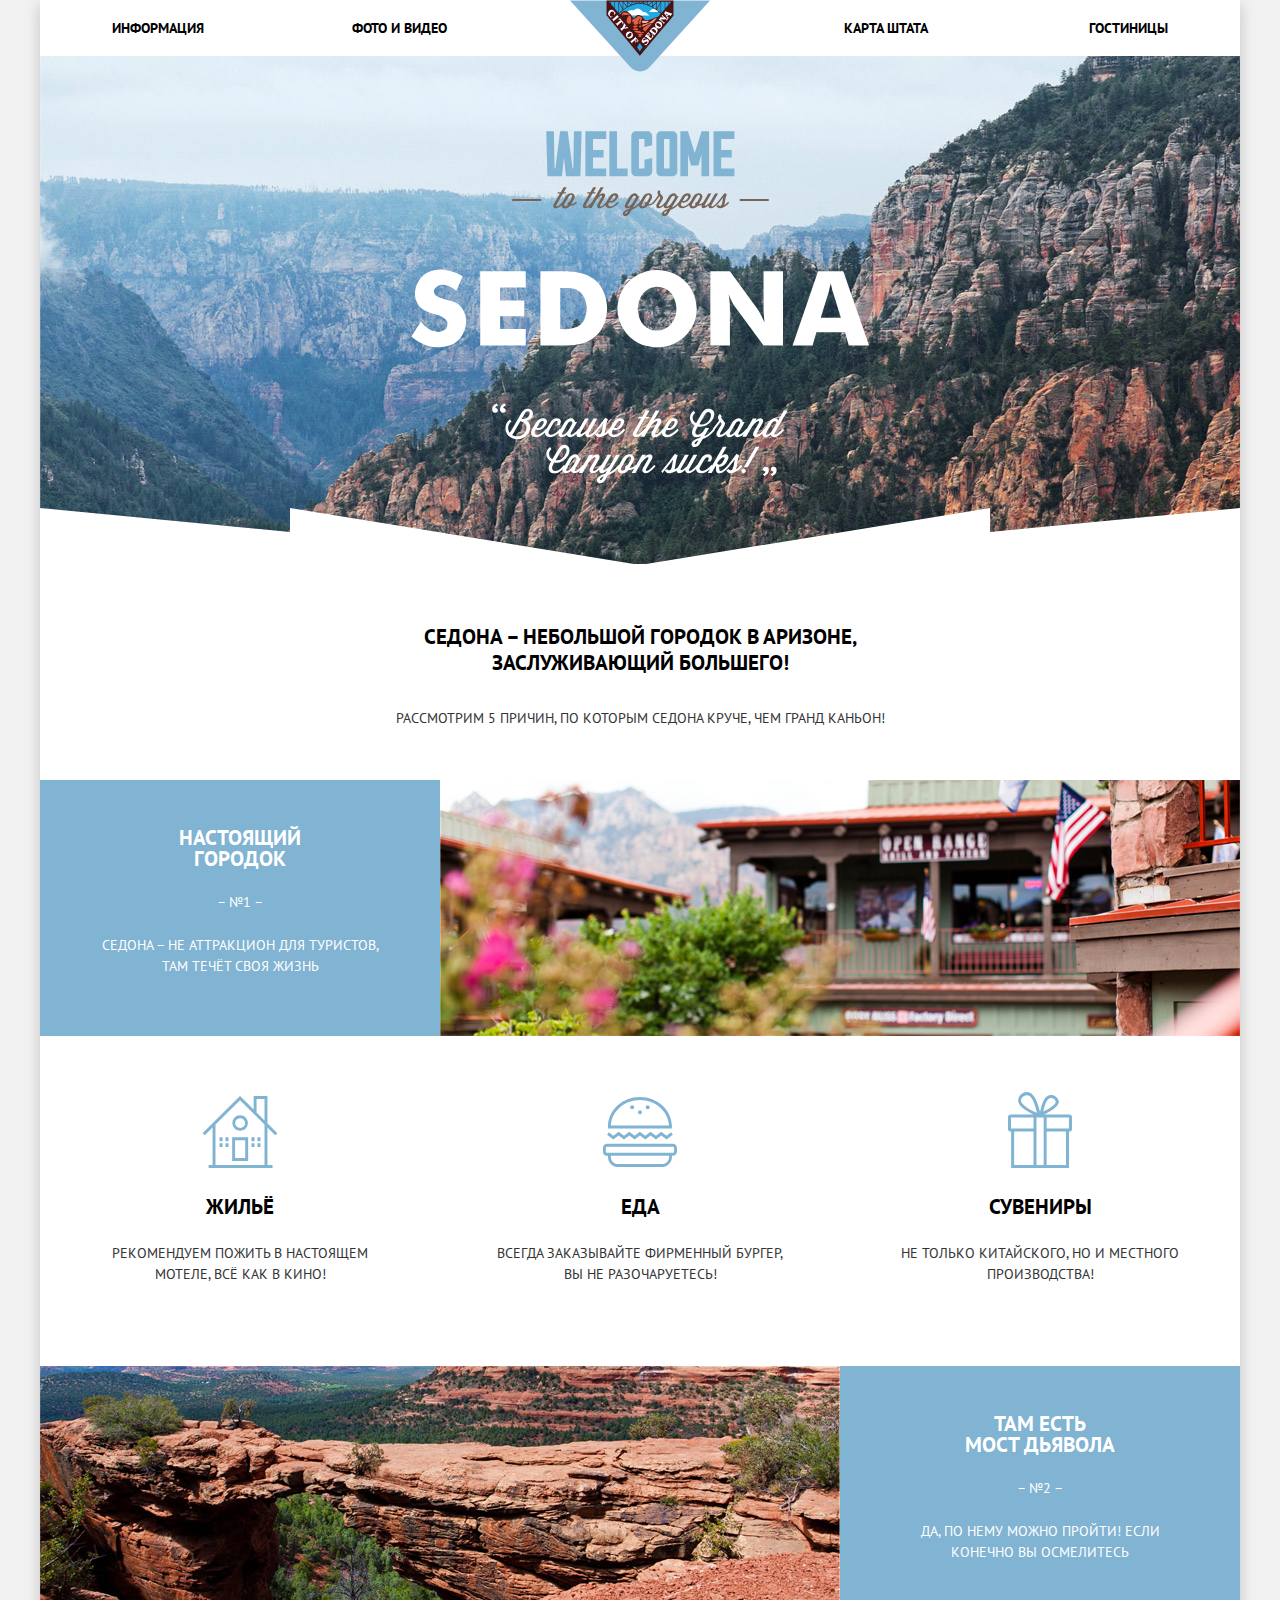
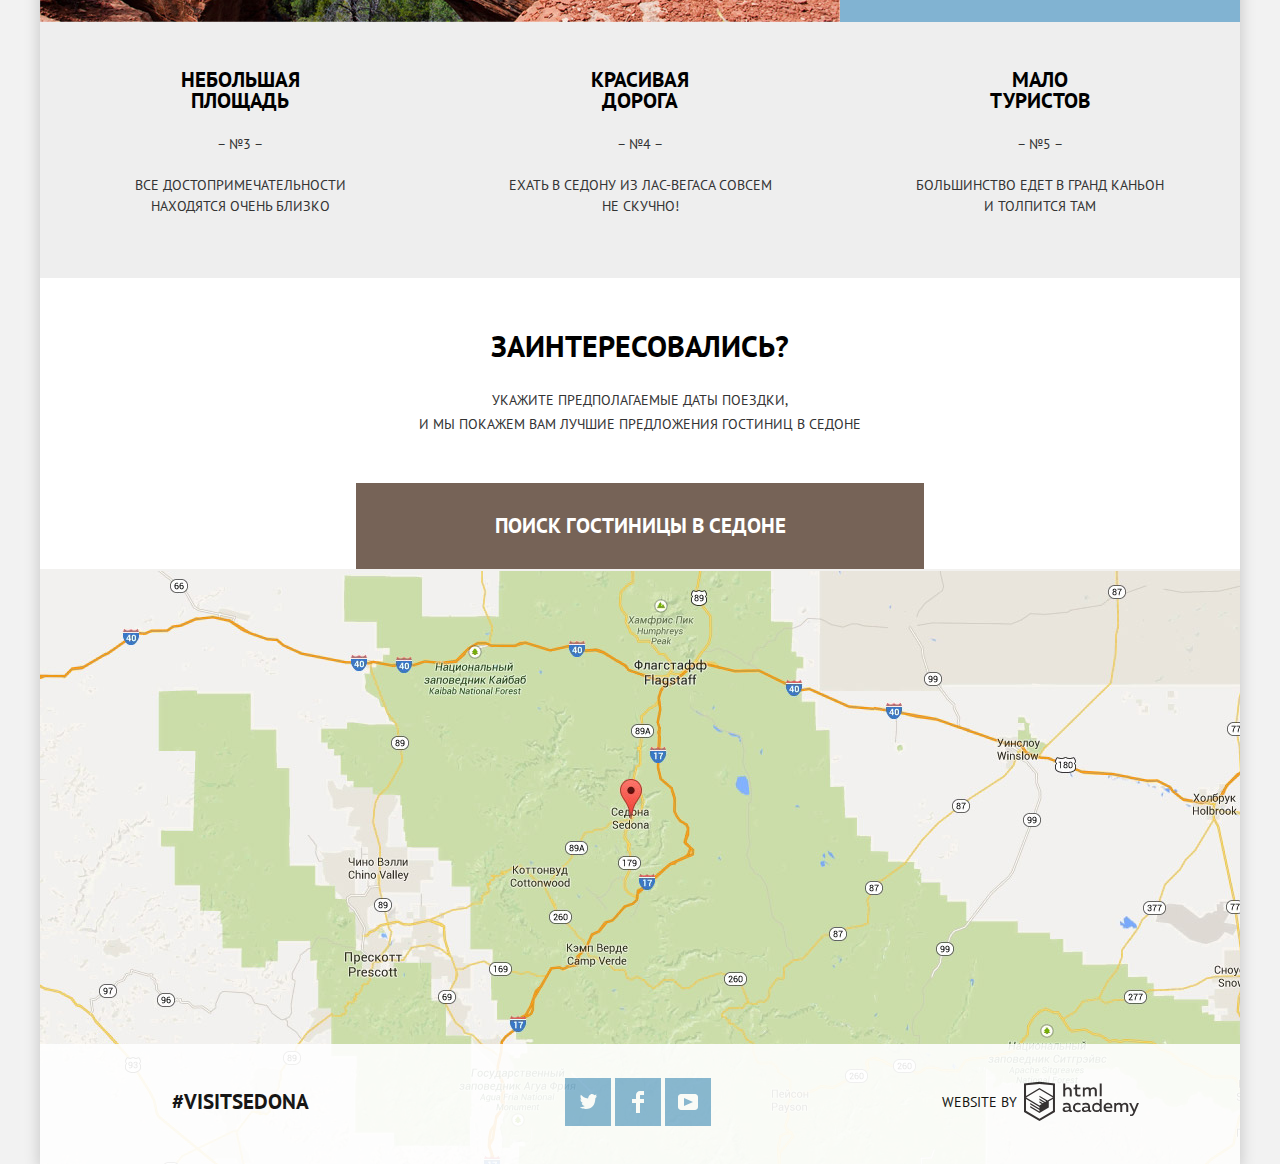
<file: index.html>
<!DOCTYPE html>
<html lang="ru">
  <head>
    <meta charset="utf-8">
    <title>City of Sedona - отдых мечты</title>
    <meta name="description" content="Город Седона - лучшее место для отдыха">
    <meta name="keywords" content="Отдых в городе Седона,  City of Sedons, отдых, туризм, отели, красивые места, каньоны">
    <link href="https://fonts.googleapis.com/css?family=PT+Sans:400,700&display=swap" rel="stylesheet">
    <link rel="stylesheet" href="css/normalize.css">
    <!-- <link rel="stylesheet" href="css/style.css"> -->
    <link rel="stylesheet" href="css/style-min.css">
    <link rel="icon" href="img/favicon-32x32.png">
  </head>
  <body>
    <div class="wrapper">                   <!-- ОБОЛОЧКА САЙТА НАЧАЛО-->
      <header class="menu-header">          <!-- ШАПКА САЙТА НАЧАЛО-->
        <nav class="menu-nav" aria-label="Содержимое меню">
          <a>
            <img src="img/logo.svg" alt="Логотип City of Sedona" width="140" height="72">
          </a>
          <ul class="menu-list">
            <li><a class="menu-click" href="#">Информация</a></li>
            <li><a class="menu-click" href="#">Фото и видео</a></li>
            <li><a class="menu-click" href="#">Карта штата</a></li>
            <li><a class="menu-click" href="hotel.html">Гостиницы</a></li>
          </ul>
        </nav>
      </header>                             <!-- ШАПКА САЙТА КОНЕЦ-->
      <main>                                <!-- ТЕЛО САЙТА НАЧАЛО-->
        <section class="advantage-head">    <!-- ПРЕИМУЩЕСТВО-->
          <h1 class="visually-hidden">Седона &ndash; город для отдыха</h1>    <!-- СКРЫТЬ ЗАГОЛОВОК-->
          <img src="img/index/welcome.svg" alt="Надпись на фото Welcome Седона" width="459" height="353">
          <div class="advantage-head-text">
            <b>Седона &ndash; небольшой городок в Аризоне, заслуживающий большего!</b>
            <p>Рассмотрим 5 причин, по которым Седона круче, чем гранд каньон!</p>
          </div>
        </section>
        <section class="advantages">
          <h2 class="visually-hidden">Преимущества города Седоны</h2>
        	<div class="advantage-wrap">
        		<div class="advantage blue">
        			<b>Настоящий городок</b>
        			<p class="advantage-description-number">&ndash; &#8470;1 &ndash;</p>
        			<p class="advantage-description advantage-description-blue">Седона &ndash; не аттракцион для туристов, там течёт своя жизнь</p>
        		</div>
        		<div class="advantage-pic">
        			<img src="img/index/home-sedona.jpg" alt="Город Седона" width="800" height="256">
        		</div>
        	</div>
        	<div class="advantage-sublist">
        		<div class="advantage-subitem">
        			<b class="icon-home">Жильё</b> <!-- Фон иконки на класс icon-home-->
        			<p>Рекомендуем пожить в настоящем мотеле, всё как в кино!</p>
        		</div>
        		<div class="advantage-subitem">
        			<b class="icon-eat">Еда</b> <!-- Фон иконки на класс icon-eat-->
        			<p>Всегда заказывайте фирменный бургер, вы не разочаруетесь!</p>
        		</div>
        		<div class="advantage-subitem">
        			<b class="icon-surprice">Сувениры</b>  <!-- Фон иконки на класс icon-surprice-->
        			<p>Не только китайского, но и местного производства!</p>
        		</div>
        	</div>
        	<div class="advantage-wrap">
        		<div class="advantage-pic">
        			<img src="img/index/most-devil.jpg" alt="Мост Дьявола" width="800" height="256">
        		</div>
        		<div class="advantage blue">
        			<b>Там есть <br> мост дьявола</b>
        			<p class="advantage-description-number">&ndash; &#8470;2 &ndash;</p>
        			<p class="advantage-description advantage-description-blue">Да, по нему можно пройти! Если конечно вы осмелитесь</p>
        		</div>
        	</div>
        	<div class="advantage-wrap">
        		<div class="advantage gray">
        			<b>Небольшая площадь</b>
        			<p class="advantage-description-number">&ndash; &#8470;3 &ndash;</p>
        			<p class="advantage-description advantage-description-gray-area">Все достопримечательности находятся очень близко</p>
        		</div>
        		<div class="advantage gray">
        			<b>Красивая дорога</b>
        			<p class="advantage-description-number">&ndash; &#8470;4 &ndash;</p>
        			<p class="advantage-description advantage-description-gray-road">Ехать в Седону из Лас-Вегаса совсем не скучно!</p>
        		</div>
        		<div class="advantage gray">
        			<b>Мало туристов</b>
        			<p class="advantage-description-number">&ndash; &#8470;5 &ndash;</p>
        			<p class="advantage-description advantage-description-gray-tourist">Большинство едет в гранд каньон и толпится там</p>
        		</div>
        	</div>
        </section>
        <section class="adventage-booking"> <!-- БЛОК ДЛЯ ПОИСКА ГОСТИНИЦЫ-->
          <h2 class="visually-hidden">Поиск отеля в городе Седона</h2>
          <b>Заинтересовались?</b>
          <p class="adventage-booking-subtext">Укажите предполагаемые даты поездки, <br> и мы покажем вам лучшие предложения гостиниц в седоне</p>
          <a class="search-button-hotel" href="form.html">ПОИСК ГОСТИНИЦЫ В седоне</a>
          <form class="hotel-search form-wrapper" action="https://echo.htmlacademy.ru" method="post">
            <div class="search">
              <p class="data-arrival-wrapper">
                <label class="data-arrival" for="data-arrival">Дата заезда&#58;</label>
                <input type="text" name="data-arrival" id="data-arrival" value="" placeholder="24 апреля 2017">
                <a href="#" class="pic-calendar" aria-label="Календарь даты заезда">
                  <svg xmlns="http://www.w3.org/2000/svg" width="21" height="22" viewBox="0 0 21 22">
                    <path fill="cacaca" d="M19.251 2.025h-2.845V.648c0-.381-.294-.689-.656-.689-.363 0-.656.308-.656.689v1.377h-3.938V.648c0-.381-.294-.689-.655-.689-.363 0-.657.308-.657.689v1.377H5.906V.648c0-.381-.294-.689-.656-.689-.363 0-.657.308-.657.689v1.377H1.75C.784 2.025 0 2.847 0 3.862v16.302C0 21.179.784 22 1.75 22h17.501c.966 0 1.749-.821 1.749-1.836V3.862c0-1.015-.783-1.837-1.749-1.837zm.437 18.139a.448.448 0 0 1-.437.459H1.75a.45.45 0 0 1-.438-.459V3.862a.45.45 0 0 1 .438-.459h2.844v1.378c0 .381.294.689.657.689.362 0 .656-.308.656-.689V3.403h3.938v1.378c0 .381.294.689.657.689.361 0 .655-.308.655-.689V3.403h3.938v1.378c0 .381.293.689.656.689.362 0 .656-.308.656-.689V3.403h2.845c.241 0 .437.206.437.459v16.302z" /><path fill="cacaca" d="M4.594 8.225h2.625v2.066H4.594zM4.594 11.668h2.625v2.067H4.594zM4.594 15.112h2.625v2.066H4.594zM9.188 15.112h2.625v2.066H9.188zM9.188 11.668h2.625v2.067H9.188zM9.188 8.225h2.625v2.066H9.188zM13.781 15.112h2.625v2.066h-2.625zM13.781 11.668h2.625v2.067h-2.625zM13.781 8.225h2.625v2.066h-2.625z" /></svg>
                </a>
              </p>
              <p class="data-departure-wrapper">
                <label class="data-departure" for="data-departure">Дата выезда&#58;</label>
                <input type="text" name="data-departure" id="data-departure" value="" placeholder="4 июля 2017">
                <a href="#" class="pic-calendar" aria-label="Календарь даты выезда">
                  <svg xmlns="http://www.w3.org/2000/svg" width="21" height="22" viewBox="0 0 21 22">
                    <path fill="cacaca" d="M19.251 2.025h-2.845V.648c0-.381-.294-.689-.656-.689-.363 0-.656.308-.656.689v1.377h-3.938V.648c0-.381-.294-.689-.655-.689-.363 0-.657.308-.657.689v1.377H5.906V.648c0-.381-.294-.689-.656-.689-.363 0-.657.308-.657.689v1.377H1.75C.784 2.025 0 2.847 0 3.862v16.302C0 21.179.784 22 1.75 22h17.501c.966 0 1.749-.821 1.749-1.836V3.862c0-1.015-.783-1.837-1.749-1.837zm.437 18.139a.448.448 0 0 1-.437.459H1.75a.45.45 0 0 1-.438-.459V3.862a.45.45 0 0 1 .438-.459h2.844v1.378c0 .381.294.689.657.689.362 0 .656-.308.656-.689V3.403h3.938v1.378c0 .381.294.689.657.689.361 0 .655-.308.655-.689V3.403h3.938v1.378c0 .381.293.689.656.689.362 0 .656-.308.656-.689V3.403h2.845c.241 0 .437.206.437.459v16.302z"/><path fill="cacaca" d="M4.594 8.225h2.625v2.066H4.594zM4.594 11.668h2.625v2.067H4.594zM4.594 15.112h2.625v2.066H4.594zM9.188 15.112h2.625v2.066H9.188zM9.188 11.668h2.625v2.067H9.188zM9.188 8.225h2.625v2.066H9.188zM13.781 15.112h2.625v2.066h-2.625zM13.781 11.668h2.625v2.067h-2.625zM13.781 8.225h2.625v2.066h-2.625z"/></svg>
                </a>
              </p>
              <div class="humans">
                <p class="adults">
                  <label for="adults-number">Взрослые&#58;</label>
                  <button class="minus" type="button" name="button" aria-label="Кнопка уменьшения числа"></button>
                  <input type="text" name="adults-number" id="adults-number" value="2">
                  <button class="plus" type="button" name="button" aria-label="Кнопка увеличения числа"></button>
                </p>
                <p class="children">
                  <label for="children-number">Дети&#58;</label>
                  <button class="minus" type="button" name="button" aria-label="Кнопка уменьшения числа"></button>
                  <input type="text" name="children-number" id="children-number" value="0">
                  <button class="plus" type="button" name="button" aria-label="Кнопка увеличения числа"></button>
                </p>
              </div>
              <button class="search-button" type="submit" name="button-find">Найти</button>
            </div>
          </form>
        </section>
        <section class="map">
          <h2 class="visually-hidden">Как проехать в город Седона</h2>
          <iframe class="map-responsive" src="https://www.google.com/maps/embed?pb=!1m14!1m12!1m3!1d13035.629010817329!2d-111.7632990859573!3d34.870229663760014!2m3!1f0!2f0!3f0!3m2!1i1024!2i768!4f13.1!5e0!3m2!1sru!2sru!4v1557581427866!5m2!1sru!2sru" width="1200" height="587" style="border:0" allowfullscreen>
          </iframe>
        </section>
      </main>
      <footer class="footer footer-opacity">
        <h2 class="visually-hidden">Контактная информация</h2>
        <p class="footer-hashtag">&#35;visitSEDONA</p>
        <ul class="footer-social">
          <li>
            <a class="social-button square" href="https://twitter.com/htmlacademy_ru"><span class="visually-hidden">Твиттер</span>
              <svg xmlns="http://www.w3.org/2000/svg"
                 width="17px" height="15px" viewBox="0 0 17 15" enable-background="new 0 0 17 15" xml:space="preserve">
                <path fill="#FFFFFF" d="M10.95,0.144c1.685-0.496,2.984,0.27,3.577,1.179c0.673-0.231,1.331-0.481,2.011-0.708
                c-0.004,0.861-0.522,1.513-0.857,1.768c0.685,0.17,1.304-0.491,1.304-0.491c-0.169,1-1.006,1.788-1.563,2.024 c-0.231,6.75-3.175,11.217-10.077,11.082c-0.522,0,0.075,0-0.446,0c-0.41,0-4.164-0.46-4.898-1.887
                c2.271,0.196,3.893-0.422,4.693-1.177c-0.96-0.3-2.679-0.477-2.979-2.95C2.064,9.09,2.279,9.212,2.905,9.103
                C1.705,8.247,0.374,7.53,0.448,5.33c0.285,0.328,1.067,0.536,1.34,0.472c-0.703-0.241-1.97-3.36-0.894-4.952
                c1.818,1.854,3.735,3.606,7.152,3.773C8.254,2.33,9.183,0.793,10.95,0.144z"/>
              </svg>
            </a>
          </li>
          <li>
            <a class="social-button square" href="https://www.facebook.com/htmlacademy"><span class="visually-hidden">Фейсбук</span>
              <svg xmlns="http://www.w3.org/2000/svg" xmlns:xlink="http://www.w3.org/1999/xlink" x="0px" y="0px"
                 width="12px" height="22px" viewBox="0 0 12 22" enable-background="new 0 0 12 22" xml:space="preserve">
                <path fill="#FFFFFF" d="M12,4V0H8C5.791,0,4,1.791,4,4v4H0v4h4v10h4V12h4V8H8V4H12z"/>
              </svg>
            </a>
          </li>
          <li>
            <a class="social-button square" href="https://www.youtube.com/user/htmlacademyru"><span class="visually-hidden">Ютуб</span>
              <svg id="Layer_1" xmlns="http://www.w3.org/2000/svg" xmlns:xlink="http://www.w3.org/1999/xlink" x="0px" y="0px"
                 width="20px" height="16px" viewBox="0 0 20 16" enable-background="new 0 0 20 16" xml:space="preserve">
                <path fill="#FFFFFF" d="M17,0H3C1.35,0,0,1.35,0,3v10c0,1.65,1.35,3,3,3h14c1.65,0,3-1.35,3-3V3C20,1.35,18.65,0,17,0z
                 M6.027,11.998V4.002L15.014,8L6.027,11.998z"/>
              </svg>
            </a>
          </li>
        </ul>
        <p class="footer-copyright">
          <a class="button-copyright" href="https://htmlacademy.ru/intensive/htmlcss" aria-label="Профессиональный онлайн‑курс HTML и CSS, уровень 1">Website by<span class="visually-hidden">Логотип HTML Академии</span>
            <svg  xmlns="http://www.w3.org/2000/svg" width="115px" height="41px" viewBox="0 0 108.08 36.85">
              <path d="M44.61,26.88a2,2,0,0,0,.55-0.1v1.33a3.25,3.25,0,0,1-1.18.21,1.67,1.67,0,0,1-1.67-1,4.84,4.84,0,0,1-3.14,1.08c-1.51,0-2.91-.83-2.91-2.55,0-2.13,2-2.79,3.71-2.79a11.08,11.08,0,0,1,2.17.25v-0.3c0-1-.76-1.77-2.19-1.77a7.42,7.42,0,0,0-3,.64v-1.7a10.21,10.21,0,0,1,3.19-.55c2.36,0,3.81,1.12,3.81,3.65v3a0.54,0.54,0,0,0,.49.59h0.17Zm-6.44-1.13A1.35,1.35,0,0,0,39.63,27h0.11a3.39,3.39,0,0,0,2.41-1V24.58a9.72,9.72,0,0,0-1.81-.21c-1,0-2.16.33-2.16,1.38h0Zm12.36-6.11a5,5,0,0,1,2.57.64V22a4.08,4.08,0,0,0-2.3-.7,2.75,2.75,0,1,0,0,5.49,5,5,0,0,0,2.43-.64v1.71a6.27,6.27,0,0,1-2.76.57A4.21,4.21,0,0,1,46,24.51q0-.21,0-0.41a4.32,4.32,0,0,1,4.18-4.46h0.38Zm12.17,7.24a2,2,0,0,0,.55-0.1v1.33a3.25,3.25,0,0,1-1.18.21,1.67,1.67,0,0,1-1.67-1,4.84,4.84,0,0,1-3.14,1.08c-1.51,0-2.91-.83-2.91-2.55,0-2.13,2-2.79,3.71-2.79a11.08,11.08,0,0,1,2.17.25v-0.3c0-1-.76-1.77-2.19-1.77a7.42,7.42,0,0,0-3,.64v-1.7a10.21,10.21,0,0,1,3.19-.55c2.36,0,3.81,1.12,3.81,3.65v3a0.54,0.54,0,0,0,.49.59h0.17Zm-6.44-1.13A1.35,1.35,0,0,0,57.73,27h0.11a3.39,3.39,0,0,0,2.41-1V24.58a9.72,9.72,0,0,0-1.81-.21c-1.06,0-2.16.33-2.16,1.38h0ZM73,16V28.2H71.35V26.88a3.88,3.88,0,0,1-3.19,1.54,4.4,4.4,0,0,1,0-8.78,3.81,3.81,0,0,1,3,1.3V16H73Zm-4.53,5.22a2.76,2.76,0,1,0,0,5.52A2.86,2.86,0,0,0,71.15,25V23A2.91,2.91,0,0,0,68.49,21.27ZM79,19.64c3.31,0,4.46,2.68,3.92,5.09H76.7c0.21,1.5,1.67,2.11,3.19,2.11a6.11,6.11,0,0,0,2.64-.59v1.6a7.14,7.14,0,0,1-3,.57C77,28.42,74.78,27,74.78,24a4.18,4.18,0,0,1,4-4.39H79Zm0.09,1.54a2.28,2.28,0,0,0-2.44,2.1v0.06H81.3A2,2,0,0,0,79.13,21.18Zm5.73,7V19.87h1.65v1a3.81,3.81,0,0,1,2.78-1.27A2.86,2.86,0,0,1,91.89,21a4.12,4.12,0,0,1,2.91-1.33A3.06,3.06,0,0,1,98,23V28.2h-1.9V23.05a1.59,1.59,0,0,0-1.42-1.75H94.42a2.8,2.8,0,0,0-2.07,1.12V28.2h-1.9V23.05A1.59,1.59,0,0,0,89,21.31H88.8a3,3,0,0,0-2.21,1.29v5.63H84.86Zm21.31-8.33h1.9l-3.91,9.46c-0.9,2.17-2.09,2.86-3.35,2.86a4.76,4.76,0,0,1-1.1-.14V30.46a2.86,2.86,0,0,0,.85.12c0.9,0,1.58-.64,2.07-1.9l0.17-.42-4-8.4h2l2.86,6.29ZM38.73,1.46V6.22a3.81,3.81,0,0,1,2.7-1.14,3.25,3.25,0,0,1,3.44,3.4v5.15H43V8.72a1.81,1.81,0,0,0-1.61-2h-0.3a2.93,2.93,0,0,0-2.32,1.39v5.52h-1.9V1.46h1.9ZM49.94,2.31v3h3V6.91h-3v3.81c0,1.1.5,1.46,1.58,1.46a4.49,4.49,0,0,0,1.69-.33v1.6A6.8,6.8,0,0,1,51,13.8a2.55,2.55,0,0,1-2.86-2.74V6.89H46.58V5.26h1.5V2.74Zm5.4,11.31V5.28H57v1A3.81,3.81,0,0,1,59.77,5a2.86,2.86,0,0,1,2.6,1.33A4.12,4.12,0,0,1,65.28,5,3.06,3.06,0,0,1,68.44,8.4v5.21h-1.9V8.46a1.59,1.59,0,0,0-1.42-1.75H64.89a2.8,2.8,0,0,0-2.07,1.12v5.78h-1.9V8.46A1.59,1.59,0,0,0,59.5,6.71H59.27A3,3,0,0,0,57.06,8v5.63H55.34ZM71.17,1.45H73V13.6H71.17V1.45ZM14.71,0H14.55L0,1.54V28.21l14.55,8.66,14.55-8.66V1.54Zm12.5,27.1L14.55,34.64,1.9,27.12V16.18l12.59,7.5V25L5.86,19.9v1.31l8.68,5.21v1.39L5.87,22.65V24l8.68,5.21,8.75-5.24V18.31L27.2,16V27.12Zm0-12.53-3.48,2-1.6,1L14.51,13v1.31L21,18.23H21l-0.14.09-1,.54-5.37-3.2V17l4.24,2.52-1,.67-3.2-1.9v1.31l2.1,1.24L14.5,22.1,2,14.65,14.51,7.11Zm0-1.32L14.49,5.76,1.91,13.25v-10L14.56,1.92,27.21,3.25v10h0Z" transform="translate(0 -0.02)" fill="#231f20"/>
            </svg>
          </a>
        </p>
      </footer>
    </div>
    <!-- <script src="js/main-form.js"></script> -->
    <script type="text/javascript" src="js/main-form-min.js"></script>
  </body>
</html>
</file>
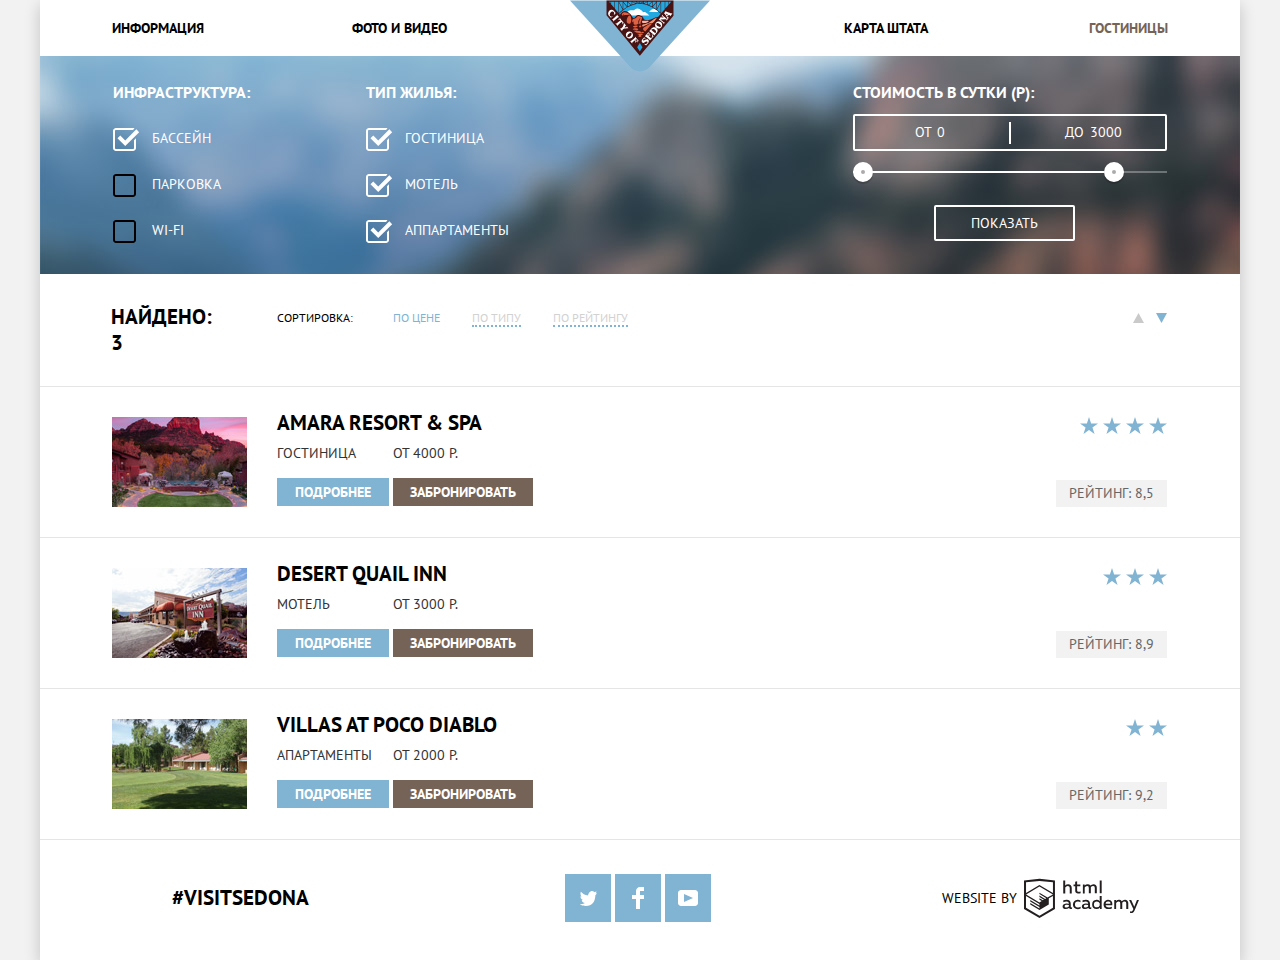
<file: hotel.html>
<!DOCTYPE html>
<html lang="ru">
  <head>
    <meta charset="utf-8">
    <title>City of Sedona - отдых мечты</title>
    <meta name="description" content="Город Седона - лучшее место для отдыха">
    <meta name="keywords" content="Отдых в городе Седона, City of Sedons, отдых, туризм, отели, красивые места, каньоны">
    <link rel="stylesheet" href="css/normalize.css">
    <!-- <link rel="stylesheet" href="css/style.css"> -->
    <link rel="stylesheet" href="css/style-min.css">
    <link rel="icon" href="img/favicon-32x32.png">
    <link href="https://fonts.googleapis.com/css?family=PT+Sans:400,700" rel="stylesheet">
  </head>
  <body>
    <div class="wrapper">                    <!-- ОБОЛОЧКА САЙТА НАЧАЛО-->
      <header class="menu-header">           <!-- ШАПКА САЙТА НАЧАЛО-->
        <nav class="menu-nav">
          <a href="index.html">
            <img src="img/logo.svg" alt="Логотип City of Sedona" width="140" height="72">
          </a>
          <ul class="menu-list">
            <li><a class="menu-click" href="#">Информация</a></li>
            <li><a class="menu-click" href="#">Фото и видео</a></li>
            <li><a class="menu-click" href="#">Карта штата</a></li>
            <li class="menu-current"><a class="menu-click" href="hotel.html">Гостиницы</a></li>
          </ul>
        </nav>
      </header>                              <!-- ШАПКА САЙТА КОНЕЦ-->
      <main>                                 <!-- ТЕЛО САЙТА НАЧАЛО-->
        <h1 class="visually-hidden">Поиск гостиниц в городе Седона</h1>
        <section class="filter">             <!-- ФИЛЬТР НАЧАЛО-->
          <h2 class="visually-hidden">Фильтр по параметрам</h2>
          <form class="filter-list" action="https://echo.htmlacademy.ru" method="post">
            <fieldset class="infrastructure">
              <legend class="filter-text form-list">Инфраструктура&#58;</legend>
              <ul class="filter-text-list">
                <li>
                  <input class="filter-input-checkbox visually-hidden" type="checkbox" name="infrastructure-bassein" id="infrastructure-bassein" checked>
                  <label for="infrastructure-bassein">Бассейн</label>
                </li>
                <li>
                  <input class="filter-input-checkbox visually-hidden" type="checkbox" name="infrastructure-parking" id="infrastructure-parking">
                  <label for="infrastructure-parking">Парковка</label>
                </li>
                <li>
                  <input class="filter-input-checkbox visually-hidden" type="checkbox" name="infrastructure-wifi" id="infrastructure-wifi">
                  <label for="infrastructure-wifi">Wi-Fi</label>
                </li>
              </ul>
            </fieldset>
            <fieldset class="housing">
              <legend class="filter-text form-list">Тип жилья&#58;</legend>
              <ul class="filter-text-list">
                <li>
                  <input class="filter-input-checkbox visually-hidden" type="checkbox" name="type-housing-hotel" id="type-housing-hotel" checked>
                  <label for="type-housing-hotel">Гостиница</label>
                </li>
                <li>
                  <input class="filter-input-checkbox visually-hidden" type="checkbox" name="type-housing-motel" id="type-housing-motel" checked>
                  <label for="type-housing-motel">Мотель</label>
                </li>
                <li>
                  <input class="filter-input-checkbox visually-hidden" type="checkbox" name="type-housing-apartment" id="type-housing-apartment" checked>
                  <label for="type-housing-apartment">Аппартаменты</label>
                </li>
              </ul>
            </fieldset>
            <fieldset class="price-day">
              <legend class="filter-text filter-price">Стоимость в сутки (Р)&#58;</legend>
                <div class="price-controls">
                  <label class="min-price">от <input type="text" name="min-price" value="0"></label>
                  <label class="max-price">до <input type="text" name="max-price" value="3000"></label>
                </div>
                <div class="range-controls">
                  <div class="scale">
                    <div class="bar"></div>
                  </div>
                  <div class="range-toggle range-toggle-min"></div>
                  <div class="range-toggle range-toggle-max"></div>
                </div>
                <button class="btn-transparent" type="submit" name="button-show">Показать</button>
            </fieldset>
          </form>
        </section>                           <!-- ФИЛЬТР КОНЕЦ-->
        <section class="sort">               <!-- СОРТИРОВКА САЙТА НАЧАЛО-->
          <h2 class="visually-hidden">Сортирование по параметрам</h2>
          <h3>Найдено: 3</h3>
          <p>Сортировка:</p>
          <ul class="price">
            <li><a class="price-search" href="#">По цене</a></li>
            <li><a class="type-search" href="#">По типу</a></li>
            <li><a class="rating-search" href="#">По рейтингу</a></li>
          </ul>
          <ul class="sort-control">
            <li>
              <a href="#" class="up" aria-label="Сортировка параметров по возрастанию">
                <svg xmlns="http://www.w3.org/2000/svg" width="11" height="10" viewBox="0 0 11 10"><path fill="#cacaca" d="M5.5 0L0 10h11z"/></svg>
              </a>
            </li>
            <li>
              <a href="#" class="down" aria-label="Сортировка параметров по убыванию">
                <svg xmlns="http://www.w3.org/2000/svg" width="11" height="10" viewBox="0 0 11 10"><path fill="#81b3d2" d="M5.5 10L0 0h11"/></svg>
              </a>
            </li>
          </ul>
        </section>                           <!-- СОРТИРОВКА САЙТА КОНЕЦ-->
        <section class="content">            <!-- ВЫВОД САЙТА НАЧАЛО -->
          <h2 class="visually-hidden">Список результатов</h2>
          <article class="catalog-item">
            <div class="content-pic">
              <img class="pic" src="img/hotels/hotel.jpg" alt="Фото гостиницы Amara Resort & Spa" width="135" height="90">
            </div>
            <div class="content-text-wrap">
              <h3 class="content-text-click"><a href="#">Amara Resort &#38; Spa</a></h3>
              <div class="content-text">
                <div class="content-text-hotel">
                  <p>Гостиница</p>
                  <a href="#">Подробнее</a>
                </div>
                <div class="content-text-price">
                  <p>От 4000 Р.</p>
                  <a href="#">Забронировать</a>
                </div>
              </div>
            </div>
            <div class="status">
              <div class="stars">
                <div class="stars-pic"></div>
                <div class="stars-pic"></div>
                <div class="stars-pic"></div>
                <div class="stars-pic"></div>
              </div>
              <span class="visually-hidden">4 звезды</span>
              <p class="rating">Рейтинг: 8&#44;5</p>
            </div>
          </article>
          <article class="catalog-item">
            <div class="content-pic">
              <img class="pic" src="img/hotels/motel.jpg" alt="Фото мотеля Desert Quail Inn" width="135" height="90">
            </div>
            <div class="content-text-wrap">
              <h3 class="content-text-click"><a href="#">Desert Quail Inn</a></h3>
              <div class="content-text">
                <div class="content-text-hotel">
                  <p>Мотель</p>
                  <a href="#">Подробнее</a>
                </div>
                <div class="content-text-price">
                  <p>От 3000 Р.</p>
                  <a href="#">Забронировать</a>
                </div>
              </div>
            </div>
            <div class="status">
              <div class="stars">
                <div class="stars-pic"></div>
                <div class="stars-pic"></div>
                <div class="stars-pic"></div>
              </div>
              <span class="visually-hidden">3 звезды</span>
              <p class="rating">Рейтинг: 8&#44;9</p>
            </div>
          </article>
          <article class="catalog-item">
              <div class="content-pic">
                <img class="pic" src="img/hotels/apartment.jpg" alt="Фото аппартаментов Villas at Poco Diablo" width="135" height="90">
              </div>
              <div class="content-text-wrap">
                <h3 class="content-text-click"><a href="#">Villas at Poco Diablo</a></h3>
                <div class="content-text">
                  <div class="content-text-hotel">
                    <p>Апартаменты</p>
                    <a href="#">Подробнее</a>
                  </div>
                  <div class="content-text-price">
                    <p>От 2000 Р.</p>
                    <a href="#">Забронировать</a>
                  </div>
                </div>
              </div>
              <div class="status">
                <div class="stars">
                  <div class="stars-pic"></div>
                  <div class="stars-pic"></div>
                </div>
                <span class="visually-hidden">2 звезды</span>
                <p class="rating">Рейтинг: 9&#44;2</p>
              </div>
            </article>
        </section>                         <!-- ВЫВОД САЙТА КОНЕЦ-->
      </main>                                <!-- ТЕЛО САЙТА КОНЕЦ-->
      <footer class="footer">               <!-- ПОДВАЛ САЙТА НАЧАЛО-->
        <h2 class="visually-hidden">Контактная информация</h2>
        <p class="footer-hashtag">&#35;visitSEDONA</p>
        <ul class="footer-social">
          <li>
            <a class="social-button square" href="https://twitter.com/htmlacademy_ru"><span class="visually-hidden">Твиттер</span>
              <svg xmlns="http://www.w3.org/2000/svg"
                 width="17px" height="15px" viewBox="0 0 17 15" enable-background="new 0 0 17 15" xml:space="preserve">
                <path fill="#FFFFFF" d="M10.95,0.144c1.685-0.496,2.984,0.27,3.577,1.179c0.673-0.231,1.331-0.481,2.011-0.708
                c-0.004,0.861-0.522,1.513-0.857,1.768c0.685,0.17,1.304-0.491,1.304-0.491c-0.169,1-1.006,1.788-1.563,2.024 c-0.231,6.75-3.175,11.217-10.077,11.082c-0.522,0,0.075,0-0.446,0c-0.41,0-4.164-0.46-4.898-1.887
                c2.271,0.196,3.893-0.422,4.693-1.177c-0.96-0.3-2.679-0.477-2.979-2.95C2.064,9.09,2.279,9.212,2.905,9.103
                C1.705,8.247,0.374,7.53,0.448,5.33c0.285,0.328,1.067,0.536,1.34,0.472c-0.703-0.241-1.97-3.36-0.894-4.952
                c1.818,1.854,3.735,3.606,7.152,3.773C8.254,2.33,9.183,0.793,10.95,0.144z"/>
              </svg>
            </a>
          </li>
          <li>
            <a class="social-button square" href="https://www.facebook.com/htmlacademy"><span class="visually-hidden">Фейсбук</span>
              <svg xmlns="http://www.w3.org/2000/svg" xmlns:xlink="http://www.w3.org/1999/xlink" x="0px" y="0px"
                 width="12px" height="22px" viewBox="0 0 12 22" enable-background="new 0 0 12 22" xml:space="preserve">
                <path fill="#FFFFFF" d="M12,4V0H8C5.791,0,4,1.791,4,4v4H0v4h4v10h4V12h4V8H8V4H12z"/>
              </svg>
            </a>
          </li>
          <li>
            <a class="social-button square" href="https://www.youtube.com/user/htmlacademyru"><span class="visually-hidden">Ютуб</span>
              <svg id="Layer_1" xmlns="http://www.w3.org/2000/svg" xmlns:xlink="http://www.w3.org/1999/xlink" x="0px" y="0px"
                 width="20px" height="16px" viewBox="0 0 20 16" enable-background="new 0 0 20 16" xml:space="preserve">
                <path fill="#FFFFFF" d="M17,0H3C1.35,0,0,1.35,0,3v10c0,1.65,1.35,3,3,3h14c1.65,0,3-1.35,3-3V3C20,1.35,18.65,0,17,0z
                 M6.027,11.998V4.002L15.014,8L6.027,11.998z"/>
              </svg>
            </a>
          </li>
        </ul>
        <p class="footer-copyright">
          <a class="button-copyright" href="https://htmlacademy.ru/intensive/htmlcss" aria-label="Профессиональный онлайн‑курс HTML и CSS, уровень 1">Website by<span class="htmlacademy-logo"></span>
            <svg  xmlns="http://www.w3.org/2000/svg" width="115px" height="41px" viewBox="0 0 108.08 36.85"><title>logo-htmlacademy-small1</title>
              <path d="M44.61,26.88a2,2,0,0,0,.55-0.1v1.33a3.25,3.25,0,0,1-1.18.21,1.67,1.67,0,0,1-1.67-1,4.84,4.84,0,0,1-3.14,1.08c-1.51,0-2.91-.83-2.91-2.55,0-2.13,2-2.79,3.71-2.79a11.08,11.08,0,0,1,2.17.25v-0.3c0-1-.76-1.77-2.19-1.77a7.42,7.42,0,0,0-3,.64v-1.7a10.21,10.21,0,0,1,3.19-.55c2.36,0,3.81,1.12,3.81,3.65v3a0.54,0.54,0,0,0,.49.59h0.17Zm-6.44-1.13A1.35,1.35,0,0,0,39.63,27h0.11a3.39,3.39,0,0,0,2.41-1V24.58a9.72,9.72,0,0,0-1.81-.21c-1,0-2.16.33-2.16,1.38h0Zm12.36-6.11a5,5,0,0,1,2.57.64V22a4.08,4.08,0,0,0-2.3-.7,2.75,2.75,0,1,0,0,5.49,5,5,0,0,0,2.43-.64v1.71a6.27,6.27,0,0,1-2.76.57A4.21,4.21,0,0,1,46,24.51q0-.21,0-0.41a4.32,4.32,0,0,1,4.18-4.46h0.38Zm12.17,7.24a2,2,0,0,0,.55-0.1v1.33a3.25,3.25,0,0,1-1.18.21,1.67,1.67,0,0,1-1.67-1,4.84,4.84,0,0,1-3.14,1.08c-1.51,0-2.91-.83-2.91-2.55,0-2.13,2-2.79,3.71-2.79a11.08,11.08,0,0,1,2.17.25v-0.3c0-1-.76-1.77-2.19-1.77a7.42,7.42,0,0,0-3,.64v-1.7a10.21,10.21,0,0,1,3.19-.55c2.36,0,3.81,1.12,3.81,3.65v3a0.54,0.54,0,0,0,.49.59h0.17Zm-6.44-1.13A1.35,1.35,0,0,0,57.73,27h0.11a3.39,3.39,0,0,0,2.41-1V24.58a9.72,9.72,0,0,0-1.81-.21c-1.06,0-2.16.33-2.16,1.38h0ZM73,16V28.2H71.35V26.88a3.88,3.88,0,0,1-3.19,1.54,4.4,4.4,0,0,1,0-8.78,3.81,3.81,0,0,1,3,1.3V16H73Zm-4.53,5.22a2.76,2.76,0,1,0,0,5.52A2.86,2.86,0,0,0,71.15,25V23A2.91,2.91,0,0,0,68.49,21.27ZM79,19.64c3.31,0,4.46,2.68,3.92,5.09H76.7c0.21,1.5,1.67,2.11,3.19,2.11a6.11,6.11,0,0,0,2.64-.59v1.6a7.14,7.14,0,0,1-3,.57C77,28.42,74.78,27,74.78,24a4.18,4.18,0,0,1,4-4.39H79Zm0.09,1.54a2.28,2.28,0,0,0-2.44,2.1v0.06H81.3A2,2,0,0,0,79.13,21.18Zm5.73,7V19.87h1.65v1a3.81,3.81,0,0,1,2.78-1.27A2.86,2.86,0,0,1,91.89,21a4.12,4.12,0,0,1,2.91-1.33A3.06,3.06,0,0,1,98,23V28.2h-1.9V23.05a1.59,1.59,0,0,0-1.42-1.75H94.42a2.8,2.8,0,0,0-2.07,1.12V28.2h-1.9V23.05A1.59,1.59,0,0,0,89,21.31H88.8a3,3,0,0,0-2.21,1.29v5.63H84.86Zm21.31-8.33h1.9l-3.91,9.46c-0.9,2.17-2.09,2.86-3.35,2.86a4.76,4.76,0,0,1-1.1-.14V30.46a2.86,2.86,0,0,0,.85.12c0.9,0,1.58-.64,2.07-1.9l0.17-.42-4-8.4h2l2.86,6.29ZM38.73,1.46V6.22a3.81,3.81,0,0,1,2.7-1.14,3.25,3.25,0,0,1,3.44,3.4v5.15H43V8.72a1.81,1.81,0,0,0-1.61-2h-0.3a2.93,2.93,0,0,0-2.32,1.39v5.52h-1.9V1.46h1.9ZM49.94,2.31v3h3V6.91h-3v3.81c0,1.1.5,1.46,1.58,1.46a4.49,4.49,0,0,0,1.69-.33v1.6A6.8,6.8,0,0,1,51,13.8a2.55,2.55,0,0,1-2.86-2.74V6.89H46.58V5.26h1.5V2.74Zm5.4,11.31V5.28H57v1A3.81,3.81,0,0,1,59.77,5a2.86,2.86,0,0,1,2.6,1.33A4.12,4.12,0,0,1,65.28,5,3.06,3.06,0,0,1,68.44,8.4v5.21h-1.9V8.46a1.59,1.59,0,0,0-1.42-1.75H64.89a2.8,2.8,0,0,0-2.07,1.12v5.78h-1.9V8.46A1.59,1.59,0,0,0,59.5,6.71H59.27A3,3,0,0,0,57.06,8v5.63H55.34ZM71.17,1.45H73V13.6H71.17V1.45ZM14.71,0H14.55L0,1.54V28.21l14.55,8.66,14.55-8.66V1.54Zm12.5,27.1L14.55,34.64,1.9,27.12V16.18l12.59,7.5V25L5.86,19.9v1.31l8.68,5.21v1.39L5.87,22.65V24l8.68,5.21,8.75-5.24V18.31L27.2,16V27.12Zm0-12.53-3.48,2-1.6,1L14.51,13v1.31L21,18.23H21l-0.14.09-1,.54-5.37-3.2V17l4.24,2.52-1,.67-3.2-1.9v1.31l2.1,1.24L14.5,22.1,2,14.65,14.51,7.11Zm0-1.32L14.49,5.76,1.91,13.25v-10L14.56,1.92,27.21,3.25v10h0Z" transform="translate(0 -0.02)" fill="#231f20"/>
            </svg>
          </a>
        </p>
      </footer>                                              <!-- ПОДВАЛ САЙТА КОНЕЦ-->
    </div>                                   <!-- ОБОЛОЧКА САЙТА КОНЕЦ-->
  </body>
</html>
</file>
<file: css/style.css>
.visually-hidden {
  position: absolute;

  overflow: hidden;
  clip: rect(0 0 0 0);

  width: 1px;
  height: 1px;
  margin: -1px;
  padding: 0;

  border: 0;
}

body {
  position: relative;

  -webkit-box-sizing: border-box;
          box-sizing: border-box;
  margin: 0;
  padding: 0;

  text-transform: uppercase;

  background-color: #f2f2f2;

  font-family: "PT Sans", "Arial", sans-serif;
  font-size: 14px;
  font-weight: 400;
  line-height: 26px;
}

a {
  text-decoration: none;
}

img {
  max-width: 100%;
  height: auto;
}

.wrapper {
  position: relative;

  width: 1200px;
  margin: 0 auto;

  -webkit-box-shadow: 0 5px 15px rgba(0, 1, 1, 0.20);
          box-shadow: 0 5px 15px rgba(0, 1, 1, 0.20); /*0-Ось Х-смещение, 0-Ось У-смещение, 5px- Размытие тени, 15px- Толщина тени, rgba- Цвет тени */
}

/*--------------------------------------------------------------*/

/* Меню Навигации начало */
.menu-header {
  background-color: #ffffff;
}

.menu-nav {
  display: -webkit-box;
  display: -ms-flexbox;
  display: flex;

  width: 1200px;
}

.menu-nav img{
  position: absolute;
  z-index: 1;
  top: 0;
  left: 50%;

  width: 140px;
  min-height: 72px;

  -webkit-transform: translateX(-50%);
      -ms-transform: translateX(-50%);
          transform: translateX(-50%);
}

.menu-list {
  display: -webkit-box;
  display: -ms-flexbox;
  display: flex;
  -ms-flex-wrap: wrap;
      flex-wrap: wrap;

  min-height: 56px;
  margin: 0;
  padding: 0;

  list-style: none;

  text-align: center;
}

.menu-list li{
  -webkit-box-sizing: border-box;
          box-sizing: border-box;
  width: 240px;
  margin-bottom: 15px;
  padding-top: 15px;
}

.menu-click {
  margin: 0;

  color: #000000;

  font-weight: bold;
}

.menu-list li:nth-child(4n+1),
.menu-list li:nth-child(4n+2) {
  padding-left: 72px;

  text-align: left;
}

.menu-list li:nth-child(4n+2){
  margin-right: 240px;
}

.menu-list li:nth-child(4n+3),
.menu-list li:nth-child(4n+4) {
  padding-right: 72px;

  text-align: right;
}

.menu-click:hover,
.menu-click:focus {             /*НАВЕДЕНИЕ на ссылку меняет цвет*/
  color: #81b3d2;
}

.menu-click:active {            /*АКТИВНАЯ ссылка меняет цвет*/
  color: #d2d2d2;
}
.menu-current a {
  color: #766357;
}

/* Меню Навигации конец */

/*--------------------------------------------------------------*/

/* main начало */

.advantage-head {
  position: relative;

  width: auto;
  min-height: 506px;

  background-color: #bcd0db;
  background-image:
    url("../img/index/background-photo.jpg");
  background-repeat: no-repeat;
  background-position: center -56px;
}

.advantage-head::before {
  position: absolute;
  bottom: 213px;

  width: 1200px;
  height: 59px;

  content: "";

  background-image:
    url("../img/index/polygon.svg");
  background-repeat: no-repeat;
}

.advantage-head img {
  display: block;

  margin: 0 auto;
  padding: 75px 0 80px 0;
}

.advantage-head-text {
  display: -webkit-box;
  display: -ms-flexbox;
  display: flex;
      -ms-flex-flow: column nowrap;
          flex-flow: column nowrap;
  -webkit-box-orient: vertical;
  -webkit-box-direction: normal;

  min-height: 216px;
  margin: 0;

  text-align: center;

  background-color: #ffffff;
}

.advantage-head b {
  margin-top: 60px;
  margin-bottom: 29px;
  padding: 0 300px;

  color: #000000;

  font-size: 21px;
  font-weight: bold;
}

.advantage-head p {
  margin: 0;
  margin-bottom: 49px;

  color: #333333;
}

/*--------------------------------------------------------------*/

/* БЛОКИ НАЧАЛО */

/*--------------------------------------------------------------*/

.advantage-wrap {
  display: -webkit-box;
  display: -ms-flexbox;
  display: flex;

  -webkit-box-sizing: content-box;
          box-sizing: content-box;
  min-height: 256px;

  text-align: center;
}

.advantage {
  display: block;

  width: 400px;
  margin: 0;
  padding: 0;
}

.advantage-sublist {
  display: -webkit-box;
  display: -ms-flexbox;
  display: flex;

  min-width: 400px;
  min-height: 330px;
}

.advantage b {
  display: block;

  margin-top: 47px;
  margin-bottom: 23px;
  padding: 0 124px;

  font-size: 21px;
  font-weight: bold;
  line-height: 21px;
}

.advantage-description,
.advantage-description-number{
  margin: 0;

  color: #ffffff;

  line-height: 21px;
}

.blue {
  color: #ffffff;
  background-color: #81b3d2;
}

.advantage-description-blue {
  margin-top: 22px;
  margin-bottom: 59px;
  padding: 0 49px;
}

.advantage-pic img {
  display: block;

  margin: 0 auto;
}

.gray {
  background-color: #eeeeee;
}

.gray p {
  color: #333333;
}

.advantage-description-gray-area,
.advantage-description-gray-road,
.advantage-description-gray-tourist {
  margin-top: 20px;
  margin-bottom: 61px;
}

.advantage-description-gray-area {
  padding: 0 59px;
}

.advantage-description-gray-road {
  padding: 0 61px;
}

.advantage-description-gray-tourist {
  padding: 0 71px;
}

.advantage-subitem {
  width: 400px;

  text-align: center;

  background-color: #ffffff;
}

.advantage-subitem b {
  position: relative;

  display: block;

  margin-bottom: 26px;
  padding: 0 60px;
  padding-top: 160px;

  font-size: 21px;
  font-weight: bold;
  line-height: 21px;
}

.advantage-subitem p {
  display: block;

  margin: 0;
  margin-bottom: 81px;
  padding: 0 57px;

  color: #333333;

  line-height: 21px;
}

.icon-home::before {
  position: absolute;
  top: 60px;
  left: 50%;

  width: 75px;
  height: 72px;
  margin: 0 auto;

  content: "";
  -webkit-transform: translateX(-50%);
      -ms-transform: translateX(-50%);
          transform: translateX(-50%);

  background-image: url("../img/index/icon-home.svg");
  background-repeat: no-repeat;
}

.icon-eat::before {
  position: absolute;
  top: 61px;
  left: 50%;

  width: 74px;
  height: 70px;
  margin: 0 auto;

  content: "";
  -webkit-transform: translateX(-50%);
      -ms-transform: translateX(-50%);
          transform: translateX(-50%);

  background-image: url("../img/index/icon-eat.svg");
  background-repeat: no-repeat;
}

.icon-surprice::before {
  position: absolute;
  top: 56px;
  left: 50%;

  width: 64px;
  height: 76px;
  margin: 0 auto;

  content: "";
  -webkit-transform: translateX(-50%);
      -ms-transform: translateX(-50%);
          transform: translateX(-50%);

  background-image: url("../img/index/icon-surprice.svg");
  background-repeat: no-repeat;
}

/* БЛОКИ КОНЕЦ */

/*--------------------------------------------------------------*/

/* БЛОК ПОИСК ГОСТИНИЦЫ */

.adventage-booking {
  text-align: center;

  background-color: #ffffff;
}

.adventage-booking b {
  display: block;

  margin-bottom: 24px;
  padding-top: 50px;

  color: #000000;

  font-size: 30px;
  font-weight: bold;
  line-height: 36px;
}

.adventage-booking-subtext {
  margin: 0 auto;
  margin-bottom: 47px;

  color: #333333;

  line-height: 24px;
}

.search-button-hotel {
  display: block;
  -webkit-box-align: center;
          align-items: center;
      -ms-flex-align: center;

  width: 568px;
  margin: 0 auto;
  padding-top: 30px;
  padding-bottom: 30px;

  color: #ffffff;
  background-color: #766357;

  font-size: 21px;
  font-weight: bold;
 }

.search-button-hotel:hover,
.search-button-hotel:focus {
  background-color: #604e43;
}

.search-button-hotel:active {
  color: #928a85;
  background-color: #503e33;
}

.hotel-search {
  position: relative;

  margin: 0 auto;
}

.form-wrapper {
  position: absolute;
  left: 316px;

  width: 568px;
  min-height: 395px;

  background-color: #ffffff;
  -webkit-box-shadow:  0 5px 15px rgba(0, 1, 1, 0.20);
          box-shadow:  0 5px 15px rgba(0, 1, 1, 0.20);
}

.search {
  position: relative;

  width: 460px;
  margin: 0;
  padding: 55px 55px;

  text-align: left;

  color: #000000;

  font-weight: bold;
}

.search input{
  position: relative;

  -webkit-box-sizing: border-box;
          box-sizing: border-box;
  width: 346px;
  height: 38px;
  padding: 0;

  border: none;
  background-color: #f2f2f2;
}

.search input:hover {
  background: #ebebeb;
}

.search input:focus {
  background-color: #ffffff;
  -webkit-box-shadow: 0 0 0 2px #ebebeb;
          box-shadow: 0 0 0 2px #ebebeb;
}

.data-arrival-wrapper,
.data-departure-wrapper {
  position: relative;

  display: -webkit-box;
  display: -ms-flexbox;
  display: flex;
  -webkit-box-align: center;
          align-items: center;
      -ms-flex-align: center;
  -webkit-box-pack: justify;
      -ms-flex-pack: justify;
          justify-content: space-between;

  margin: 0;
}

.data-arrival,
.data-departure {
  padding-right: 18px; /*Сдвинуть для IE11*/
}

.data-arrival-wrapper input,
.data-departure-wrapper input {
  padding-right: 40px;
  padding-left: 10px;

  text-transform: uppercase;

  color: #000000;

  font-weight: bold;
}

.search input::-webkit-input-placeholder {
  color: #000000;
}

.search input:-ms-input-placeholder {
  color: #000000;
}

.search input::-ms-input-placeholder {
  color: #000000;
}

.search input::placeholder {
  color: #000000;
}

.data-arrival-wrapper {
  margin-bottom: 29px;
}

.data-departure-wrapper {
  margin-bottom: 30px;
}

.pic-calendar {
  position: absolute;
  top: 8px;
  right: 11px;

  width: 21px;
  height: 22px;

  fill: #cacaca;
}

.pic-calendar:hover,
.pic-calendar:focus {
  fill: #000000;
}

.pic-calendar:active{
  fill: #81b3d2;
}

.humans {
  display: -webkit-box;
  display: -ms-flexbox;
  display: flex;
  -webkit-box-pack: justify;
      -ms-flex-pack: justify;
          justify-content: space-between;

  margin-bottom: 54px;
}

.humans p {
  margin: 0;
  padding: 0;
}

.humans input{
  position: relative;

  width: 38px;
  height: 38px;

  text-align: center;
  text-transform: uppercase;

  color: #000000;
  border: none;
  background-color: #f2f2f2;

  font-weight: bold;
}

.adults,
.children {
  display: -webkit-box;
  display: -ms-flexbox;
  display: flex;
  -webkit-box-align: center;
          align-items: center;
      -ms-flex-align: center;
}

.adults label {
  padding-right: 40px;
}

.children label {
  padding-right: 28px;
}

.minus {
  display: block;

  width: 38px;
  height: 38px;

  cursor: pointer;

  border: none;
  background-color: #f2f2f2;
  background-image: url(../img/index/spritesheet.png);
  background-repeat: no-repeat;
  background-position: -86px 2px;
}

.plus {
  display: block;

  width: 38px;
  min-height: 38px;

  cursor: pointer;

  border: none;
  background-color: #f2f2f2;
  background-image: url(../img/index/spritesheet.png);
  background-repeat: no-repeat;
  background-position: -210px -2px;
}

.minus:hover,
.minus:focus {
  background-image: url(../img/index/spritesheet.png);
  background-position: -44px 2px;
}

.plus:hover,
.plus:focus {
  background-image: url(../img/index/spritesheet.png);
  background-position: -169px -2px;
}

.minus:active {
  background-image: url(../img/index/spritesheet.png);
  background-position: -2px 2px;
}

.plus:active {
  background-image: url(../img/index/spritesheet.png);
  background-position: -128px -2px;
}

.search-button {
  width: 458px;
  min-height: 58px;

  cursor: pointer;
  text-align: center;
  text-transform: uppercase;

  color: #ffffff;
  border: none;
  background-color: #81b3d2;

  font-size: 21px;
  font-weight: bold;
}

.search-button:hover {
  background-color: #669ec0;
}

.search-button:active,
.search-button:focus {
  color: #94b9d2;
  background-color: #5496bd;
}

/* БЛОК ПОИСК ГОСТИНИЦЫ  КОНЕЦ*/

/*--------------------------------------------------------------*/

/* БЛОК MAP НАЧАЛО*/

.map {
  width: auto;
  min-height: 587px;

  background-color: #f2f1ef;
  background-image: url(../img/index/map-pic.jpg);
  background-repeat: no-repeat;
  background-position: center bottom;
}

/* БЛОК FOOTER НАЧАЛО*/

/*--------------------------------------------------------------*/

/* БЛОК FOOTER НАЧАЛО*/

.footer {
  display: -webkit-box;
  display: -ms-flexbox;
  display: flex;
  -webkit-box-align: center;
          align-items: center;
      -ms-flex-align: center;

  -webkit-box-sizing: border-box;
          box-sizing: border-box;
  width: 1200px;
  min-height: 120px;
  padding-top: 31px;
  padding-bottom: 35px;

  background-color: #ffffff;
}

.footer-opacity {
  position: absolute;
  bottom: 0;

  opacity: 0.9;
}

.footer-hashtag {
  width: 400px;
  margin: 0;

  text-align: center;

  color: #000000;

  font-size: 21px;
  font-weight: bold;
}

.footer-social {
  display: -webkit-box;
  display: -ms-flexbox;
  display: flex;
  -ms-flex-wrap: wrap;
      flex-wrap: wrap;
  -webkit-box-pack: center;
      -ms-flex-pack: center;
          justify-content: center;

  width: 400px;
  margin: 0;
  padding: 0;
}

.footer-social li {
  margin-right: 4px;

  list-style: none;
}

.social-button {
  display: -webkit-box;
  display: -ms-flexbox;
  display: flex;
  -webkit-box-align: center;
          align-items: center;
      -ms-flex-align: center;
  -ms-flex-wrap: wrap;
      flex-wrap: wrap;
  -webkit-box-pack: center;
      -ms-flex-pack: center;
          justify-content: center;

  width: 46px;
  height: 48px;

  background-color: #81b3d2;
}

.social-button:hover,
.social-button:focus {
  background-color: #669ec0;
}

.social-button:hover path,
.social-button:focus path  {
  fill: #ffffff;
}

.social-button:active {
  background-color: #5496bd;
}
.social-button:active path {
  fill: #88b6d1;
}

.footer-copyright {
  width: 400px;
  margin: 0;
}

.button-copyright {
  display: -webkit-box;
  display: -ms-flexbox;
  display: flex;
  -webkit-box-align: center;
          align-items: center;
      -ms-flex-align: center;
  -webkit-box-pack: center;
      -ms-flex-pack: center;
          justify-content: center;

  color: #000000;
}

.button-copyright svg {
  margin-left: 7px;
}

.button-copyright:hover path,
.button-copyright:focus path {
  fill: #97c0da;
}

.button-copyright:active path {
  fill: #bdbbbc;
}

/* БЛОК FOOTER КОНЕЦ*/

/*--------------------------------------------------------------*/

/* СТРАНИЦА С ОТЕЛЯМИ НАЧАЛО*/

.filter {
  display: -webkit-box;
  display: -ms-flexbox;
  display: flex;

  min-height: 218px;
  padding: 0 73px;

  background-color: #3a79a1;
  background-image: url(../img/hotels/filter%20background.jpg);
  background-repeat: no-repeat;
  background-position: 0 0;
}

.filter-list {
  display: -webkit-box;
  display: -ms-flexbox;
  display: flex;

  width: 1054px;
  padding-top: 26px;
}

.filter-list fieldset {
  border: 0 none;
}

.infrastructure {
  display: block;

  width: 253px;
  margin: 0;
  padding: 0;
}

.housing {
  display: block;

  width: 220px;
  margin: 0;
  padding: 0;
}

.price-day {
  display: block;

  width: 314px;
  margin: 0;
  margin-left: auto;
  padding: 0;
}

.filter-text {
  color: #ffffff;

  font-size: 16px;
  font-weight: bold;
  line-height: 21px;
}

.filter-price {
  padding-bottom: 11px;
}

.filter-text-list {
  margin: 0;
  padding: 0;

  list-style: none;
}

.form-list {
  margin-bottom: 25px;
}

.filter-text-list li {
  position: relative;

  display: block;

  margin-bottom: 25px;
}

/*-------------------ЧЕКБОКСЫ-----------------------------------*/

.infrastructure label,
.housing label{
  display: -webkit-box;
  display: -ms-flexbox;
  display: flex;
  -webkit-box-orient: vertical;
  -webkit-box-direction: normal;
      -ms-flex-direction: column;
          flex-direction: column;
  -webkit-box-pack: justify;
      -ms-flex-pack: justify;
          justify-content: space-between;

  margin-bottom: 15px;

  cursor: pointer;
}

.filter-input-checkbox + label:before {
  position: absolute;
  left: 0;

  width: 27px;
  height: 23px;

  content: "";
  cursor: pointer;

  background-image: url(../img/hotels/checkbox-off.svg);
  background-repeat: no-repeat;
  background-position: 0 0;
}

.filter-input-checkbox:checked + label:before {
  width: 27px;
  height: 23px;

  background-image: url(../img/hotels/checkbox-on.svg);
}

.filter-input-checkbox:disabled + label:before {
  background-image: url(../img/hotels/checkbox-off-disabled.svg);
}

.filter-input-checkbox:checked:disabled + label:before {
  width: 27px;
  height: 23px;

  background-image: url(../img/hotels/checkbox-on-disabled.svg);
}

.filter-input-checkbox:focus + label:before {
  outline: #bf609f ridge 1px;
  background-image: url(../img/hotels/checkbox-off-focus.svg);
}

.filter-input-checkbox:checked:focus + label:before {
  width: 27px;
  height: 23px;

  outline: #bf609f ridge 1px;
  background-image: url(../img/hotels/checkbox-on-focus.svg);
}

.filter-list label{
  padding-left: 39px;

  color: #ffffff;

  line-height: 21px;
}

/*--------------------------------------------------------------*/

/*-------------------Ползунок-----------------------------------*/
.filter-range {
  width: 330px;

  text-transform: uppercase;

  color: #ffffff;
}

.filter-range-title {
  margin-bottom: 9px;

  font-size: 16px;
  font-weight: 600;
  line-height: 21px;
}

.price-controls {
  position: relative;

  height: 33px;
  margin-bottom: 20px;

  border: 2px solid #ffffff;
  border-radius: 2px;

  font-size: 0;
}

.price-controls::after {
  position: absolute;
  top: 50%;
  left: 50%;

  width: 2px;
  height: 22px;

  content: "";
  -webkit-transform: translate(-50%, -50%);
      -ms-transform: translate(-50%, -50%);
          transform: translate(-50%, -50%);

  background: #ffffff;
}

.price-controls label {
  display: inline-block;

  cursor: pointer;
  vertical-align: top;

  font-size: 14px;
  line-height: 21px;
}

.price-controls .min-price,
.price-controls .max-price {
  width: 90px;
  padding-left: 60px;
}

.price-controls input {
  width: 50px;
  margin: 0;

  color: inherit;
  border: none;
  background: none;

  font: inherit;
}

input[type='text'] {
  padding-top: 6px;
}

input::-webkit-outer-spin-button,
input::-webkit-inner-spin-button {
  -webkit-appearance: none;
}

.range-controls {
  position: relative;

  margin-bottom: 32px;
}

.range-controls .scale {
  height: 2px;

  background: rgba(255, 255, 255, 0.3);
}

.range-controls .bar {
  width: 80%;
  height: 2px;

  background: #ffffff;
}

.range-toggle {
  position: absolute;
  top: -9px;

  width: 4px;
  height: 4px;

  cursor: pointer;

  border: 8px solid #ffffff;
  border-radius: 50%;
  background: #ababab;
  -webkit-box-shadow: 0 2px 1px 0 rgba(0, 1, 1, 0.2);
          box-shadow: 0 2px 1px 0 rgba(0, 1, 1, 0.2);
}

.range-toggle:hover,
.range-toggle:active,
.range-toggle:focus {
  -webkit-transform: scale(1.1);
      -ms-transform: scale(1.1);
          transform: scale(1.1);

  background: #1c4f80;
}

.range-toggle-min {
  left: 0;
}

.range-toggle-max {
  left: 80%;
}

.btn-transparent {
  display: block;

  margin-left: 81px;
  padding: 6px 35px;

  cursor: pointer;
  text-transform: uppercase;

  color: #ffffff;
  border: 2px solid #ffffff;
  border-radius: 2px;
  background: transparent;

  font-size: 14px;
  line-height: 20px;
}

.btn-transparent:hover,
.btn-transparent:focus {
  color: #000000;
  background: #ffffff;
}

/*--------------------------------------------------------------*/

/*--------------------------------------------------------------*/

.sort {
  display: -webkit-box;
  display: -ms-flexbox;
  display: flex;

  min-height: 86px;
  margin: 0;
  padding: 0;

  border-bottom: 1px solid #e5e5e5;
  background-color: #ffffff;
}

.sort h3 {
  width: 117px;
  margin: 0;
  padding: 30px 0 30px 71px;

  color: #000000;

  font-size: 21px;
  font-weight: bold;
}

.sort p {
  margin: 0;
  padding: 35px 40px 30px 49px;

  color: #000000;

  font-size: 12px;
  line-height: 18px;
 }

.price {
  min-width: 190px;
  margin: 0;
  padding: 0;
}

.price li {
  display: inline-block;

  padding: 30px 28px 20px 0;

  vertical-align: top;
}

.type-search,
.rating-search {
  color: #d2d2d2;
  border-bottom: 2px dotted #81b3d2;

  font-size: 12px;
  line-height: 18px;
}

.price-search {
  color: #81b3d2;

  font-size: 12px;
  line-height: 18px;
}

.price a:hover,
.price a:focus {
  color: #81b3d2;
}

.price a:active {
  color: #000000;
  border-bottom: inherit;
}

.sort-control {
  margin: 0;
  margin-right: 73px;
  margin-left: auto;
}

.sort-control li{
  display: inline-block;

  padding: 31px 0 29px 0;

  vertical-align: top;
}

.sort-control a{
  padding-left: 8px;
}

.up:hover path,
.down:hover path {
  fill: #231f20;
}

.up:focus path,
.down:focus path {
  fill: #231f20;
}

.up:active path,
.down:active path {
  fill: #81b3d2;
}

/*--------------------------------------------------------------------*/

.content {
  background-color: #ffffff;
}

.content-pic {
  width: 135px;
  height: 90px;
  padding-right: 30px;
}

.catalog-item {
  display: -webkit-box;
  display: -ms-flexbox;
  display: flex;

  margin: 0;
  padding: 0;
  padding: 30px 73px 30px 72px;

  border-bottom: 1px solid #e5e5e5;
}

.content-text-wrap {
  width: 260px;
  min-height: 90px;
}

.content-text-click {
  display: -webkit-box;
  display: -ms-flexbox;
  display: flex;

  margin: 0;
}

.content-text {
  display: -webkit-box;
  display: -ms-flexbox;
  display: flex;
}

.content-text-hotel,
.content-text-price {
  width: 110px;
  padding-right: 6px;
}

.content-text-click a {
  position: relative;
  top: -7px;

  color: #000000;

  font-size: 21px;
  font-weight: bold;
}

.content-text-hotel p,
.content-text-price p {
  margin: 0;
  padding-bottom: 15px;

  color: #333333;

  line-height: 21px;
}

.content-text-hotel a,
.content-text-price a {
  color: #ffffff;

  font-weight: bold;
  line-height: 21px;
}

.content-text-hotel a {
  padding: 5px 18px;

  background-color: #81b3d2;
}

.content-text-price a {
  padding: 5px 17px;

  background-color: #766357;
}

.content-text-click a:hover,
.content-text-click a:focus{
  color: #81b3d2;
}
.content-text-click a:active{
  color: #cacaca;
}
.content-text-hotel a:hover,
.content-text-hotel a:focus {
  background-color: #669ec0;
}
.content-text-hotel a:active {
  color: #94b9d2;
  background-color: #5496bd;
}

.content-text-price a:hover,
.content-text-price a:focus {
  background-color: #604e43;
}

.content-text-price a:active {
  color: #928a85;
  background-color: #503e33;
}

.status {
  margin-left: auto;
}

.stars {
  display: -webkit-box;
  display: -ms-flexbox;
  display: flex;
  -webkit-box-pack: end;
      -ms-flex-pack: end;
          justify-content: flex-end;

  padding-bottom: 46px;
}

.stars-pic {
  display: inline-block;

  width: 18px;
  height: 17px;
  margin-left: 5px;

  vertical-align: top;

  background-image: url(../img/hotels/stars.svg);
}

.rating {
  display: inline-block;

  margin: 0;
  padding: 3px 13px;

  vertical-align: top;

  color: #666666;
  background-color: #f2f2f2;

  line-height: 21px;
}

/* СТРАНИЦА С ОТЕЛЯМИ КОНЕЦ*/

/*--------------------------------------------------------------------*/

/* КЛАСС ДЛЯ ВЫЕЗЖАЮЩЕГО ОКНА ПОИСКА*/

.popup-closed {
  display: none;
}

.popup-open {
  -webkit-animation-name: open;
          animation-name: open;
  -webkit-animation-duration: 5s;
          animation-duration: 5s;

  -webkit-animation-fill-mode: forwards;
          animation-fill-mode: forwards;
}

@-webkit-keyframes open {
  0% {-webkit-transform: translateY(0);
      transform: translateY(0);}
  50% {-webkit-transform: translateY(100px);
      transform: translateY(100px);}
  100% {-webkit-transform: translateY(0);
    transform: translateY(0);}
}

@keyframes open {
  0% {-webkit-transform: translateY(0);
      transform: translateY(0);}
  50% {-webkit-transform: translateY(100px);
      transform: translateY(100px);}
  100% {-webkit-transform: translateY(0);
    transform: translateY(0);}
}

.popup-error {
  -webkit-animation-name: error;
          animation-name: error;
  -webkit-animation-duration: 2s;
          animation-duration: 2s;
}

@-webkit-keyframes error {
  0%,
  100% {-webkit-transform: translateX(0);transform: translateX(0);}

  10%,
  30%,
  50%,
  70%,
  90% {-webkit-transform: translateX(-20px);transform: translateX(-20px);}

  20%,
  40%,
  60%,
  80% {-webkit-transform: translateX(20px);transform: translateX(20px);}
}

@keyframes error {
  0%,
  100% {-webkit-transform: translateX(0);transform: translateX(0);}

  10%,
  30%,
  50%,
  70%,
  90% {-webkit-transform: translateX(-20px);transform: translateX(-20px);}

  20%,
  40%,
  60%,
  80% {-webkit-transform: translateX(20px);transform: translateX(20px);}
}
</file>
<file: css/style-min.css>
.btn-transparent,.filter-range,.humans input,.search-button,body{text-transform:uppercase}.visually-hidden{position:absolute;overflow:hidden;clip:rect(0 0 0 0);width:1px;height:1px;margin:-1px;padding:0;border:0}.wrapper,body{position:relative}body{-webkit-box-sizing:border-box;box-sizing:border-box;margin:0;padding:0;background-color:#f2f2f2;font-family:"PT Sans",Arial,sans-serif;font-size:14px;font-weight:400;line-height:26px}.menu-list li,.search input{-webkit-box-sizing:border-box}a{text-decoration:none}img{max-width:100%;height:auto}.wrapper{width:1200px;margin:0 auto;-webkit-box-shadow:0 5px 15px rgba(0,1,1,.2);box-shadow:0 5px 15px rgba(0,1,1,.2)}.menu-header{background-color:#fff}.menu-nav{display:-webkit-box;display:-ms-flexbox;display:flex;width:1200px}.advantage-head-text,.menu-list{display:-webkit-box;display:-ms-flexbox}.menu-nav img{position:absolute;z-index:1;top:0;left:50%;width:140px;min-height:72px;-webkit-transform:translateX(-50%);-ms-transform:translateX(-50%);transform:translateX(-50%)}.icon-eat::before,.icon-home::before{-webkit-transform:translateX(-50%);-ms-transform:translateX(-50%)}.menu-list{display:flex;-ms-flex-wrap:wrap;flex-wrap:wrap;min-height:56px;margin:0;padding:0;list-style:none;text-align:center}.menu-list li{box-sizing:border-box;width:240px;margin-bottom:15px;padding-top:15px}.menu-click{margin:0;color:#000;font-weight:700}.menu-list li:nth-child(4n+1),.menu-list li:nth-child(4n+2){padding-left:72px;text-align:left}.menu-list li:nth-child(4n+2){margin-right:240px}.menu-list li:nth-child(4n+3),.menu-list li:nth-child(4n+4){padding-right:72px;text-align:right}.menu-click:focus,.menu-click:hover{color:#81b3d2}.menu-click:active{color:#d2d2d2}.menu-current a{color:#766357}.advantage-head{position:relative;width:auto;min-height:506px;background-color:#bcd0db;background-image:url(../img/index/background-photo.jpg);background-repeat:no-repeat;background-position:center -56px}.advantage-head::before{position:absolute;bottom:213px;width:1200px;height:59px;content:"";background-image:url(../img/index/polygon.svg);background-repeat:no-repeat}.advantage,.advantage-subitem{width:400px}.advantage-head img{display:block;margin:0 auto;padding:75px 0 80px}.advantage-head-text{display:flex;-ms-flex-flow:column nowrap;flex-flow:column nowrap;-webkit-box-orient:vertical;-webkit-box-direction:normal;min-height:216px;margin:0;text-align:center;background-color:#fff}.advantage-head b{margin-top:60px;margin-bottom:29px;padding:0 300px;color:#000;font-size:21px;font-weight:700}.advantage-head p{margin:0 0 49px;color:#333}.advantage-wrap{display:-webkit-box;display:-ms-flexbox;display:flex;-webkit-box-sizing:content-box;box-sizing:content-box;min-height:256px;text-align:center}.advantage{display:block;margin:0;padding:0}.advantage-sublist{display:-webkit-box;display:-ms-flexbox;display:flex;min-width:400px;min-height:330px}.advantage b{display:block;margin-top:47px;margin-bottom:23px;padding:0 124px;font-size:21px;font-weight:700;line-height:21px}.advantage-description,.advantage-description-number{margin:0;color:#fff;line-height:21px}.blue{color:#fff;background-color:#81b3d2}.advantage-description-blue{margin-top:22px;margin-bottom:59px;padding:0 49px}.advantage-pic img{display:block;margin:0 auto}.gray{background-color:#eee}.advantage-subitem,.adventage-booking{text-align:center;background-color:#fff}.gray p{color:#333}.advantage-description-gray-area,.advantage-description-gray-road,.advantage-description-gray-tourist{margin-top:20px;margin-bottom:61px}.advantage-description-gray-area{padding:0 59px}.advantage-description-gray-road{padding:0 61px}.advantage-description-gray-tourist{padding:0 71px}.advantage-subitem b{position:relative;display:block;margin-bottom:26px;padding:160px 60px 0;font-size:21px;font-weight:700;line-height:21px}.advantage-subitem p{display:block;margin:0 0 81px;padding:0 57px;color:#333;line-height:21px}.icon-eat::before,.icon-home::before,.icon-surprice::before{position:absolute;left:50%;margin:0 auto;background-repeat:no-repeat;content:""}.icon-home::before{top:60px;width:75px;height:72px;transform:translateX(-50%);background-image:url(../img/index/icon-home.svg)}.icon-eat::before{top:61px;width:74px;height:70px;transform:translateX(-50%);background-image:url(../img/index/icon-eat.svg)}.icon-surprice::before{top:56px;width:64px;height:76px;-webkit-transform:translateX(-50%);-ms-transform:translateX(-50%);transform:translateX(-50%);background-image:url(../img/index/icon-surprice.svg)}.adventage-booking b{display:block;margin-bottom:24px;padding-top:50px;color:#000;font-size:30px;font-weight:700;line-height:36px}.adventage-booking-subtext{margin:0 auto 47px;color:#333;line-height:24px}.search-button-hotel{display:block;-webkit-box-align:center;align-items:center;-ms-flex-align:center;width:568px;margin:0 auto;padding-top:30px;padding-bottom:30px;color:#fff;background-color:#766357;font-size:21px;font-weight:700}.search-button-hotel:focus,.search-button-hotel:hover{background-color:#604e43}.search-button-hotel:active{color:#928a85;background-color:#503e33}.hotel-search{position:relative;margin:0 auto}.form-wrapper{position:absolute;left:316px;width:568px;min-height:395px;background-color:#fff;-webkit-box-shadow:0 5px 15px rgba(0,1,1,.2);box-shadow:0 5px 15px rgba(0,1,1,.2)}.search{position:relative;width:460px;margin:0;padding:55px;text-align:left;color:#000;font-weight:700}.footer-hashtag,.humans input,.search-button{text-align:center;font-weight:700}.search input{position:relative;box-sizing:border-box;width:346px;height:38px;padding:0;border:none;background-color:#f2f2f2}.search input:hover{background:#ebebeb}.search input:focus{background-color:#fff;-webkit-box-shadow:0 0 0 2px #ebebeb;box-shadow:0 0 0 2px #ebebeb}.data-arrival-wrapper,.data-departure-wrapper{position:relative;display:-webkit-box;display:-ms-flexbox;display:flex;-webkit-box-align:center;align-items:center;-ms-flex-align:center;-webkit-box-pack:justify;-ms-flex-pack:justify;justify-content:space-between;margin:0}.data-arrival,.data-departure{padding-right:18px}.data-arrival-wrapper input,.data-departure-wrapper input{padding-right:40px;padding-left:10px;text-transform:uppercase;color:#000;font-weight:700}.search input::-webkit-input-placeholder{color:#000}.search input:-ms-input-placeholder{color:#000}.search input::-ms-input-placeholder{color:#000}.search input::placeholder{color:#000}.data-arrival-wrapper{margin-bottom:29px}.data-departure-wrapper{margin-bottom:30px}.pic-calendar{position:absolute;top:8px;right:11px;width:21px;height:22px;fill:#cacaca}.pic-calendar:focus,.pic-calendar:hover{fill:#000}.pic-calendar:active{fill:#81b3d2}.humans{display:-webkit-box;display:-ms-flexbox;display:flex;-webkit-box-pack:justify;-ms-flex-pack:justify;justify-content:space-between;margin-bottom:54px}.adults,.children,.footer{display:-webkit-box;display:-ms-flexbox}.humans p{margin:0;padding:0}.humans input{position:relative;width:38px;height:38px;color:#000;border:none;background-color:#f2f2f2}.adults,.children{display:flex;-webkit-box-align:center;align-items:center;-ms-flex-align:center}.minus,.plus{display:block;width:38px;background-color:#f2f2f2;background-image:url(../img/index/spritesheet.png);border:none;background-repeat:no-repeat;cursor:pointer}.footer,.social-button{-webkit-box-align:center}.adults label{padding-right:40px}.children label{padding-right:28px}.minus{height:38px;background-position:-86px 2px}.plus{min-height:38px;background-position:-210px -2px}.minus:focus,.minus:hover{background-image:url(../img/index/spritesheet.png);background-position:-44px 2px}.plus:focus,.plus:hover{background-image:url(../img/index/spritesheet.png);background-position:-169px -2px}.minus:active{background-image:url(../img/index/spritesheet.png);background-position:-2px 2px}.plus:active{background-image:url(../img/index/spritesheet.png);background-position:-128px -2px}.search-button{width:458px;min-height:58px;cursor:pointer;color:#fff;border:none;background-color:#81b3d2;font-size:21px}.search-button:hover{background-color:#669ec0}.search-button:active,.search-button:focus{color:#94b9d2;background-color:#5496bd}.map{width:auto;min-height:587px;background-color:#f2f1ef;background-image:url(../img/index/map-pic.jpg);background-repeat:no-repeat;background-position:center bottom}.filter,.filter-input-checkbox+label:before{background-repeat:no-repeat;background-position:0 0}.footer{display:flex;align-items:center;-ms-flex-align:center;-webkit-box-sizing:border-box;box-sizing:border-box;width:1200px;min-height:120px;padding-top:31px;padding-bottom:35px;background-color:#fff}.footer-social,.social-button{display:-webkit-box;display:-ms-flexbox}.footer-opacity{position:absolute;bottom:0;opacity:.9}.footer-hashtag{width:400px;margin:0;color:#000;font-size:21px}.footer-social{display:flex;-ms-flex-wrap:wrap;flex-wrap:wrap;-webkit-box-pack:center;-ms-flex-pack:center;justify-content:center;width:400px;margin:0;padding:0}.footer-social li{margin-right:4px;list-style:none}.social-button{display:flex;align-items:center;-ms-flex-align:center;-ms-flex-wrap:wrap;flex-wrap:wrap;-webkit-box-pack:center;-ms-flex-pack:center;justify-content:center;width:46px;height:48px;background-color:#81b3d2}.button-copyright,.filter{display:-webkit-box;display:-ms-flexbox}.social-button:focus,.social-button:hover{background-color:#669ec0}.social-button:focus path,.social-button:hover path{fill:#fff}.social-button:active{background-color:#5496bd}.social-button:active path{fill:#88b6d1}.footer-copyright{width:400px;margin:0}.button-copyright{display:flex;-webkit-box-align:center;align-items:center;-ms-flex-align:center;-webkit-box-pack:center;-ms-flex-pack:center;justify-content:center;color:#000}.button-copyright svg{margin-left:7px}.button-copyright:focus path,.button-copyright:hover path{fill:#97c0da}.button-copyright:active path{fill:#bdbbbc}.filter{display:flex;min-height:218px;padding:0 73px;background-color:#3a79a1;background-image:url(../img/hotels/filter%20background.jpg)}.filter-list{display:-webkit-box;display:-ms-flexbox;display:flex;width:1054px;padding-top:26px}.housing,.infrastructure,.price-day{padding:0;display:block}.filter-list fieldset{border:0}.infrastructure{width:253px;margin:0}.housing{width:220px;margin:0}.price-day{width:314px;margin:0 0 0 auto}.filter-text{color:#fff;font-size:16px;font-weight:700;line-height:21px}.filter-price{padding-bottom:11px}.filter-text-list{margin:0;padding:0;list-style:none}.form-list{margin-bottom:25px}.filter-text-list li{position:relative;display:block;margin-bottom:25px}.housing label,.infrastructure label{display:-webkit-box;display:-ms-flexbox;display:flex;-webkit-box-orient:vertical;-webkit-box-direction:normal;-ms-flex-direction:column;flex-direction:column;-webkit-box-pack:justify;-ms-flex-pack:justify;justify-content:space-between;margin-bottom:15px;cursor:pointer}.filter-input-checkbox+label:before{position:absolute;left:0;width:27px;height:23px;content:"";cursor:pointer;background-image:url(../img/hotels/checkbox-off.svg)}.filter-input-checkbox:checked+label:before{width:27px;height:23px;background-image:url(../img/hotels/checkbox-on.svg)}.filter-input-checkbox:disabled+label:before{background-image:url(../img/hotels/checkbox-off-disabled.svg)}.filter-input-checkbox:checked:disabled+label:before{width:27px;height:23px;background-image:url(../img/hotels/checkbox-on-disabled.svg)}.filter-input-checkbox:focus+label:before{outline:#bf609f ridge 1px;background-image:url(../img/hotels/checkbox-off-focus.svg)}.filter-input-checkbox:checked:focus+label:before{width:27px;height:23px;outline:#bf609f ridge 1px;background-image:url(../img/hotels/checkbox-on-focus.svg)}.filter-list label{padding-left:39px;color:#fff;line-height:21px}.filter-range{width:330px;color:#fff}.filter-range-title{margin-bottom:9px;font-size:16px;font-weight:600;line-height:21px}.price-controls{position:relative;height:33px;margin-bottom:20px;border:2px solid #fff;border-radius:2px;font-size:0}.price-controls::after{position:absolute;top:50%;left:50%;width:2px;height:22px;content:"";-webkit-transform:translate(-50%,-50%);-ms-transform:translate(-50%,-50%);transform:translate(-50%,-50%);background:#fff}.price-controls label{display:inline-block;cursor:pointer;vertical-align:top;font-size:14px;line-height:21px}.price-controls .max-price,.price-controls .min-price{width:90px;padding-left:60px}.price-controls input{width:50px;margin:0;color:inherit;border:none;background:0 0;font:inherit}input[type=text]{padding-top:6px}input::-webkit-inner-spin-button,input::-webkit-outer-spin-button{-webkit-appearance:none}.range-controls{position:relative;margin-bottom:32px}.range-controls .scale{height:2px;background:rgba(255,255,255,.3)}.range-controls .bar{width:80%;height:2px;background:#fff}.range-toggle{position:absolute;top:-9px;width:4px;height:4px;cursor:pointer;border:8px solid #fff;border-radius:50%;background:#ababab;-webkit-box-shadow:0 2px 1px 0 rgba(0,1,1,.2);box-shadow:0 2px 1px 0 rgba(0,1,1,.2)}.range-toggle:active,.range-toggle:focus,.range-toggle:hover{-webkit-transform:scale(1.1);-ms-transform:scale(1.1);transform:scale(1.1);background:#1c4f80}.range-toggle-min{left:0}.range-toggle-max{left:80%}.btn-transparent{display:block;margin-left:81px;padding:6px 35px;cursor:pointer;color:#fff;border:2px solid #fff;border-radius:2px;background:0 0;font-size:14px;line-height:20px}.catalog-item,.sort{display:-webkit-box;display:-ms-flexbox}.content,.sort{background-color:#fff}.btn-transparent:focus,.btn-transparent:hover{color:#000;background:#fff}.sort{display:flex;min-height:86px;margin:0;padding:0;border-bottom:1px solid #e5e5e5}.price li,.sort-control li{display:inline-block;vertical-align:top}.sort h3{width:117px;margin:0;padding:30px 0 30px 71px;color:#000;font-size:21px;font-weight:700}.price-search,.rating-search,.sort p,.type-search{font-size:12px;line-height:18px}.sort p{margin:0;padding:35px 40px 30px 49px;color:#000}.price{min-width:190px;margin:0;padding:0}.price li{padding:30px 28px 20px 0}.rating-search,.type-search{color:#d2d2d2;border-bottom:2px dotted #81b3d2}.price a:focus,.price a:hover,.price-search{color:#81b3d2}.price a:active{color:#000;border-bottom:inherit}.sort-control{margin:0 73px 0 auto}.sort-control li{padding:31px 0 29px}.sort-control a{padding-left:8px}.down:focus path,.down:hover path,.up:focus path,.up:hover path{fill:#231f20}.down:active path,.up:active path{fill:#81b3d2}.content-pic{width:135px;height:90px;padding-right:30px}.catalog-item{display:flex;margin:0;padding:30px 73px 30px 72px;border-bottom:1px solid #e5e5e5}.content-text,.content-text-click{display:-webkit-box;display:-ms-flexbox}.content-text-wrap{width:260px;min-height:90px}.content-text-click{display:flex;margin:0}.content-text{display:flex}.content-text-hotel,.content-text-price{width:110px;padding-right:6px}.content-text-click a{position:relative;top:-7px;color:#000;font-size:21px;font-weight:700}.content-text-hotel p,.content-text-price p{margin:0;padding-bottom:15px;color:#333;line-height:21px}.content-text-hotel a,.content-text-price a{color:#fff;font-weight:700;line-height:21px}.content-text-hotel a{padding:5px 18px;background-color:#81b3d2}.content-text-price a{padding:5px 17px;background-color:#766357}.content-text-click a:focus,.content-text-click a:hover{color:#81b3d2}.content-text-click a:active{color:#cacaca}.content-text-hotel a:focus,.content-text-hotel a:hover{background-color:#669ec0}.content-text-hotel a:active{color:#94b9d2;background-color:#5496bd}.content-text-price a:focus,.content-text-price a:hover{background-color:#604e43}.content-text-price a:active{color:#928a85;background-color:#503e33}.status{margin-left:auto}.stars{display:-webkit-box;display:-ms-flexbox;display:flex;-webkit-box-pack:end;-ms-flex-pack:end;justify-content:flex-end;padding-bottom:46px}.rating,.stars-pic{display:inline-block;vertical-align:top}.stars-pic{width:18px;height:17px;margin-left:5px;background-image:url(../img/hotels/stars.svg)}.rating{margin:0;padding:3px 13px;color:#666;background-color:#f2f2f2;line-height:21px}.popup-closed{display:none}.popup-open{-webkit-animation-name:open;animation-name:open;-webkit-animation-duration:5s;animation-duration:5s;-webkit-animation-fill-mode:forwards;animation-fill-mode:forwards}@-webkit-keyframes open{0%,100%{-webkit-transform:translateY(0);transform:translateY(0)}50%{-webkit-transform:translateY(100px);transform:translateY(100px)}}@keyframes open{0%,100%{-webkit-transform:translateY(0);transform:translateY(0)}50%{-webkit-transform:translateY(100px);transform:translateY(100px)}}.popup-error{-webkit-animation-name:error;animation-name:error;-webkit-animation-duration:2s;animation-duration:2s}@-webkit-keyframes error{0%,100%{-webkit-transform:translateX(0);transform:translateX(0)}10%,30%,50%,70%,90%{-webkit-transform:translateX(-20px);transform:translateX(-20px)}20%,40%,60%,80%{-webkit-transform:translateX(20px);transform:translateX(20px)}}@keyframes error{0%,100%{-webkit-transform:translateX(0);transform:translateX(0)}10%,30%,50%,70%,90%{-webkit-transform:translateX(-20px);transform:translateX(-20px)}20%,40%,60%,80%{-webkit-transform:translateX(20px);transform:translateX(20px)}}
</file>
